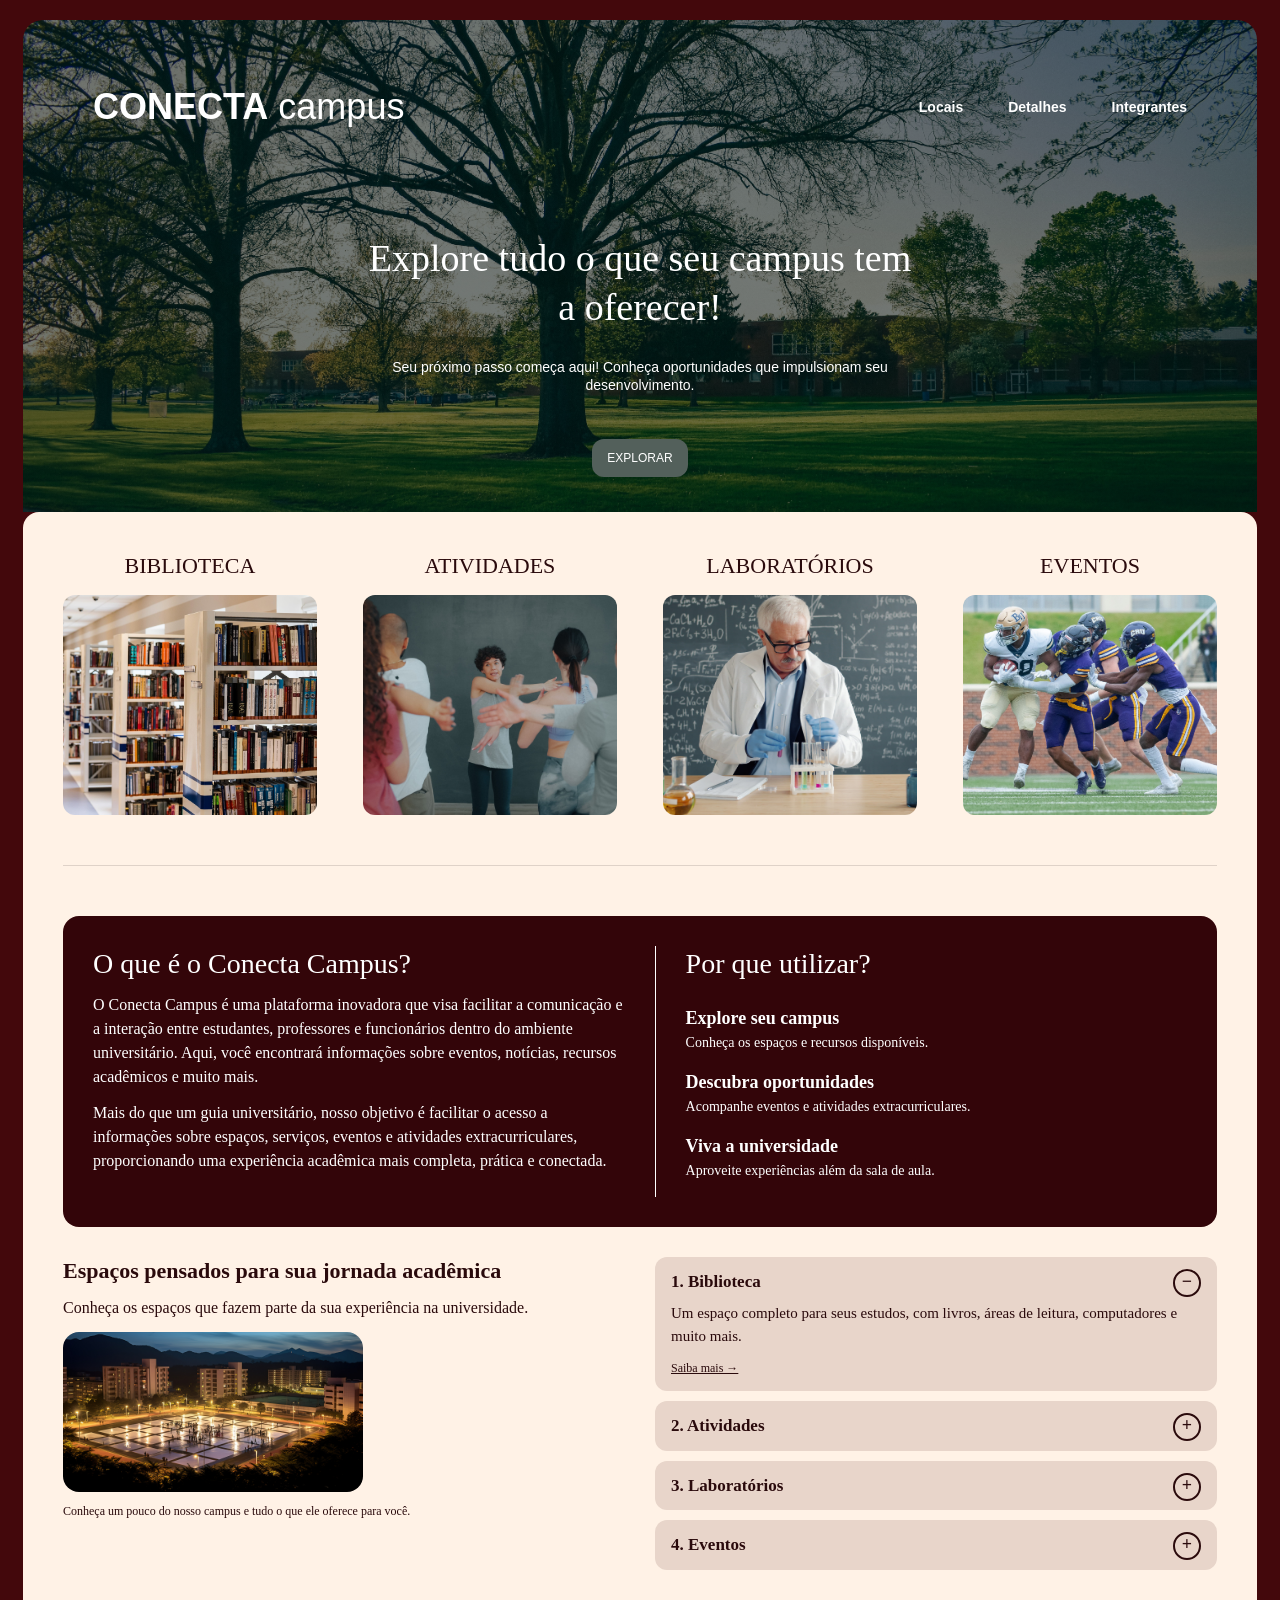
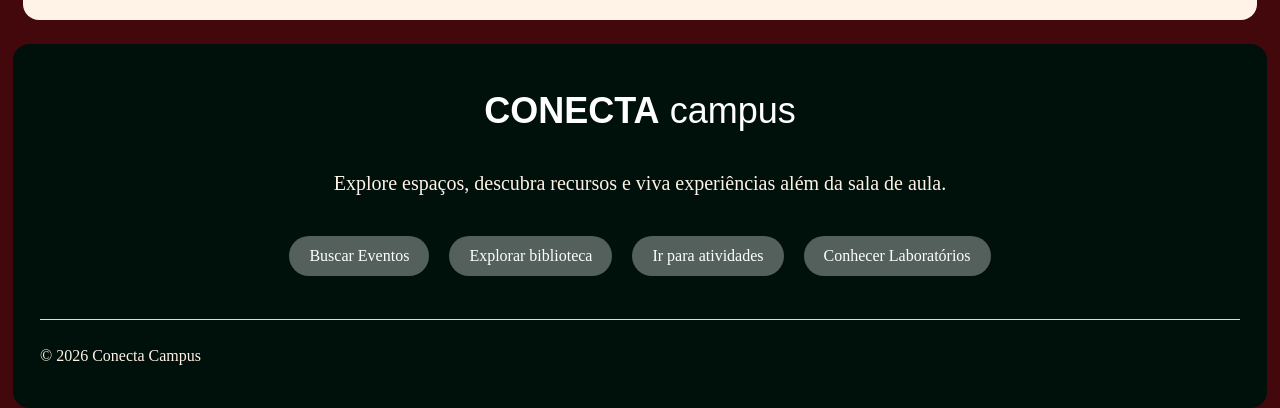
<file: index.html>
<!--
INTEGRANTES DO GRUPO
RM575133-GABRIELLY MACARIO DE SOUZA RIBEIRO
RM575122-MARIA LUIZA DE CASTRO ANTUNES
RM576940-RAYZA SALLES ALMEIDA DO NASCIMENTO
RM574510-SOFIA BALIEIRO YAMANE CARO
RM575845-TAIANE MIRELLA SANTOS DE ALCÂNTARA
-->


<!DOCTYPE html>
<html lang="pt-BR">
<head>
    <meta charset="UTF-8">
    <meta name="viewport" content="width=device-width, initial-scale=1.0">
    <title>Conecta Campus | Início</title>
    <link rel="stylesheet" href="./css/style.css">
</head>

<body>
    <header class="cabecalho cabecalho-home">
        <!-- CABECALHO -->
         <div class="barra-home">
            <a class="titulo-campus">
                <strong>CONECTA</strong>
                <span>campus</span>
            </a>
            <nav class="menu" aria-label="Menu Principal">
                <ul>
                    <li><a href="./locais.html">Locais</a></li>
                    <li><a href="./detalhes.html">Detalhes</a></li>
                    <li><a href="./integrantes.html">Integrantes</a></li>
                </ul>
            </nav>
         </div>
         <div class="chamada-home">
            <h1>Explore tudo o que seu campus tem a oferecer!</h1>
            <p>Seu próximo passo começa aqui! Conheça oportunidades que impulsionam seu desenvolvimento.</p>
            <a href="#espacos" class="botao">Explorar</a>
         </div>
    </header>

    <main>
        <!-- CONTEUDO PRINCIPAL -->
         <section class="fotos-campus" aria-label="Espaços e atividades do campus">
            <div class="foto-campus">
                <h2>Biblioteca</h2>
                <img src="./img/biblioteca.jpg" alt="Biblioteca do Campus">
            </div>
            <div class="foto-campus">
                <h2>Atividades</h2>
                <img src="./img/atividades.jpg" alt="Atividades em grupo">
            </div>
            <div class="foto-campus">
                <h2>Laboratórios</h2>
                <img src="./img/laboratorio.jpg" alt="Laboratório do campus">
            </div>
            <div class="foto-campus">
                <h2>Eventos</h2>
                <img src="./img/eventos.jpg" alt="Eventos do campus">
            </div>
         </section>
        <section class="sobre linha" id="sobre">
    <div class="coluna">
        <h2>O que é o Conecta Campus?</h2>
        <p>O Conecta Campus é uma plataforma inovadora que visa facilitar a comunicação e a interação entre estudantes, professores e funcionários dentro do ambiente universitário. Aqui, você encontrará informações sobre eventos, notícias, recursos acadêmicos e muito mais.
        </p>
        <p>
            Mais do que um guia universitário, nosso objetivo é
            facilitar o acesso a informações sobre espaços,
            serviços, eventos e atividades extracurriculares,
            proporcionando uma experiência acadêmica mais
            completa, prática e conectada.
        </p>
    </div>

    <div class="coluna coluna-beneficios">
        <h2>Por que utilizar?</h2>
        <ul class="beneficios">
            <li>
                <h3>Explore seu campus</h3>
                <p>Conheça os espaços e recursos disponíveis.</p>
            </li>
            <li>
                <h3>Descubra oportunidades</h3>
                <p>Acompanhe eventos e atividades extracurriculares.</p>
            </li>
            <li>
                <h3>Viva a universidade</h3>
                <p>Aproveite experiências além da sala de aula.</p>
            </li>
        </ul>
    </div>
</section>
<section class="espacos linha" id="espacos">
    <div class="coluna">
        <h2>Espaços pensados para sua jornada acadêmica</h2>
        <p>
            Conheça os espaços que fazem parte da sua
            experiência na universidade.
        </p>
        <img src="./img/campus_aberto.jpg" alt="Vista do campus universitário">
        <p class="legenda">Conheça um pouco do nosso campus e tudo o que ele oferece para você.
        </p>
    </div>

    <div class="coluna acordeao">
        <details open>
            <summary>1. Biblioteca</summary>
            <p>
                Um espaço completo para seus estudos, com livros,
                áreas de leitura, computadores e muito mais.
            </p>
            <a href="./locais.html">Saiba mais →</a>
        </details>
        <details>
            <summary>2. Atividades</summary>
            <p>Descubra atividades para aprender e interagir com outros estudantes.</p>
            <a href="./detalhes.html">Saiba mais →</a>
        </details>
        <details>
            <summary>3. Laboratórios</summary>
            <p>Conheça os espaços para aulas práticas e desenvolvimento de projetos.</p>
            <a href="./locais.html">Saiba mais →</a>
        </details>
        <details>
            <summary>4. Eventos</summary>
            <p>Acompanhe os encontros e eventos da universidade.</p>
            <a href="./detalhes.html">Saiba mais →</a>
        </details>
    </div>
</section>
    </main>

<footer class="rodape">
    <div class="rodape-container">
        <a class="titulo-campus">
            <strong>CONECTA</strong>
            <span>campus</span>
        </a>

        <p class="rodape-descricao">
            Explore espaços, descubra recursos e viva experiências
            além da sala de aula.
        </p>

        <nav aria-label="Links do rodapé">
            <ul class="rodape-links">
                <li><a href="./detalhes.html">Buscar Eventos</a></li>
                <li><a href="./locais.html">Explorar biblioteca</a></li>
                <li><a href="./detalhes.html">Ir para atividades</a></li>
                <li><a href="./locais.html">Conhecer Laboratórios</a></li>
            </ul>
        </nav>

        <p class="rodape-copyright">© 2026 Conecta Campus</p>
    </div>
</footer>
    
</body>
</html>
</file>
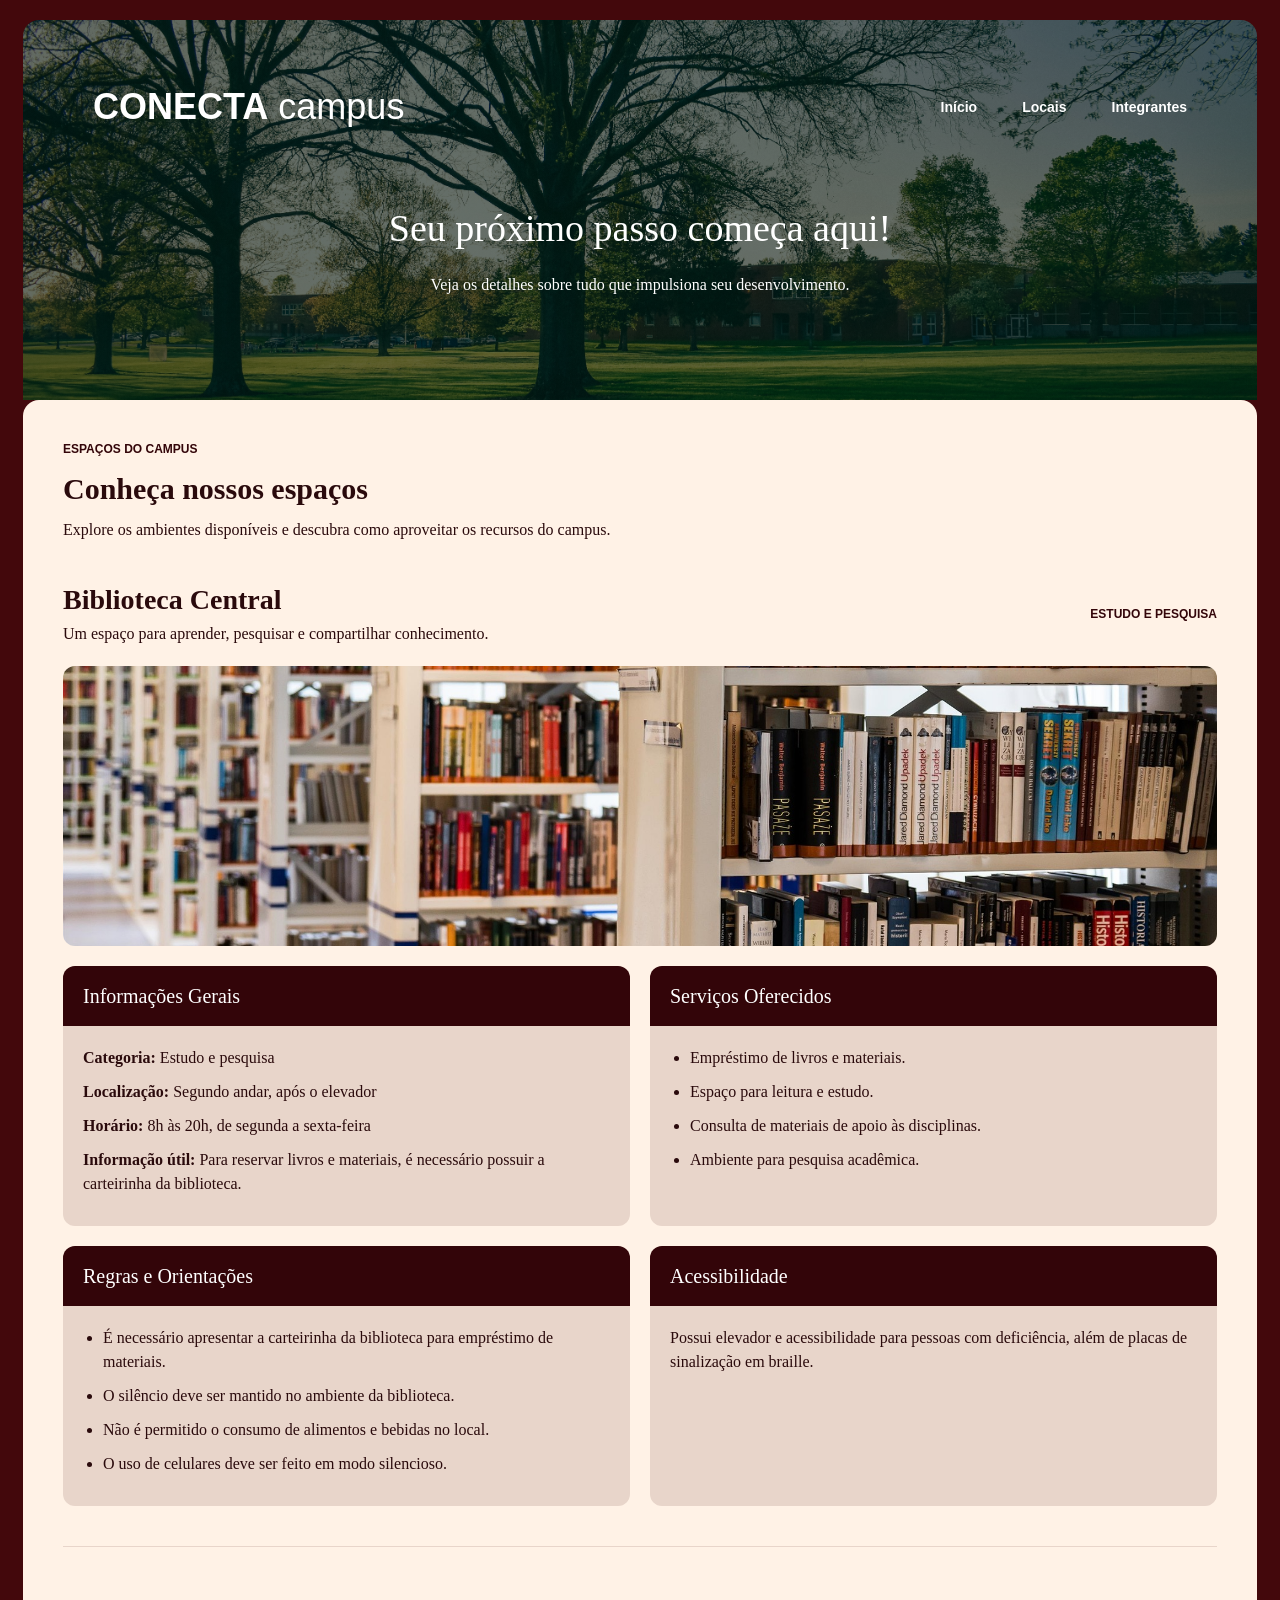
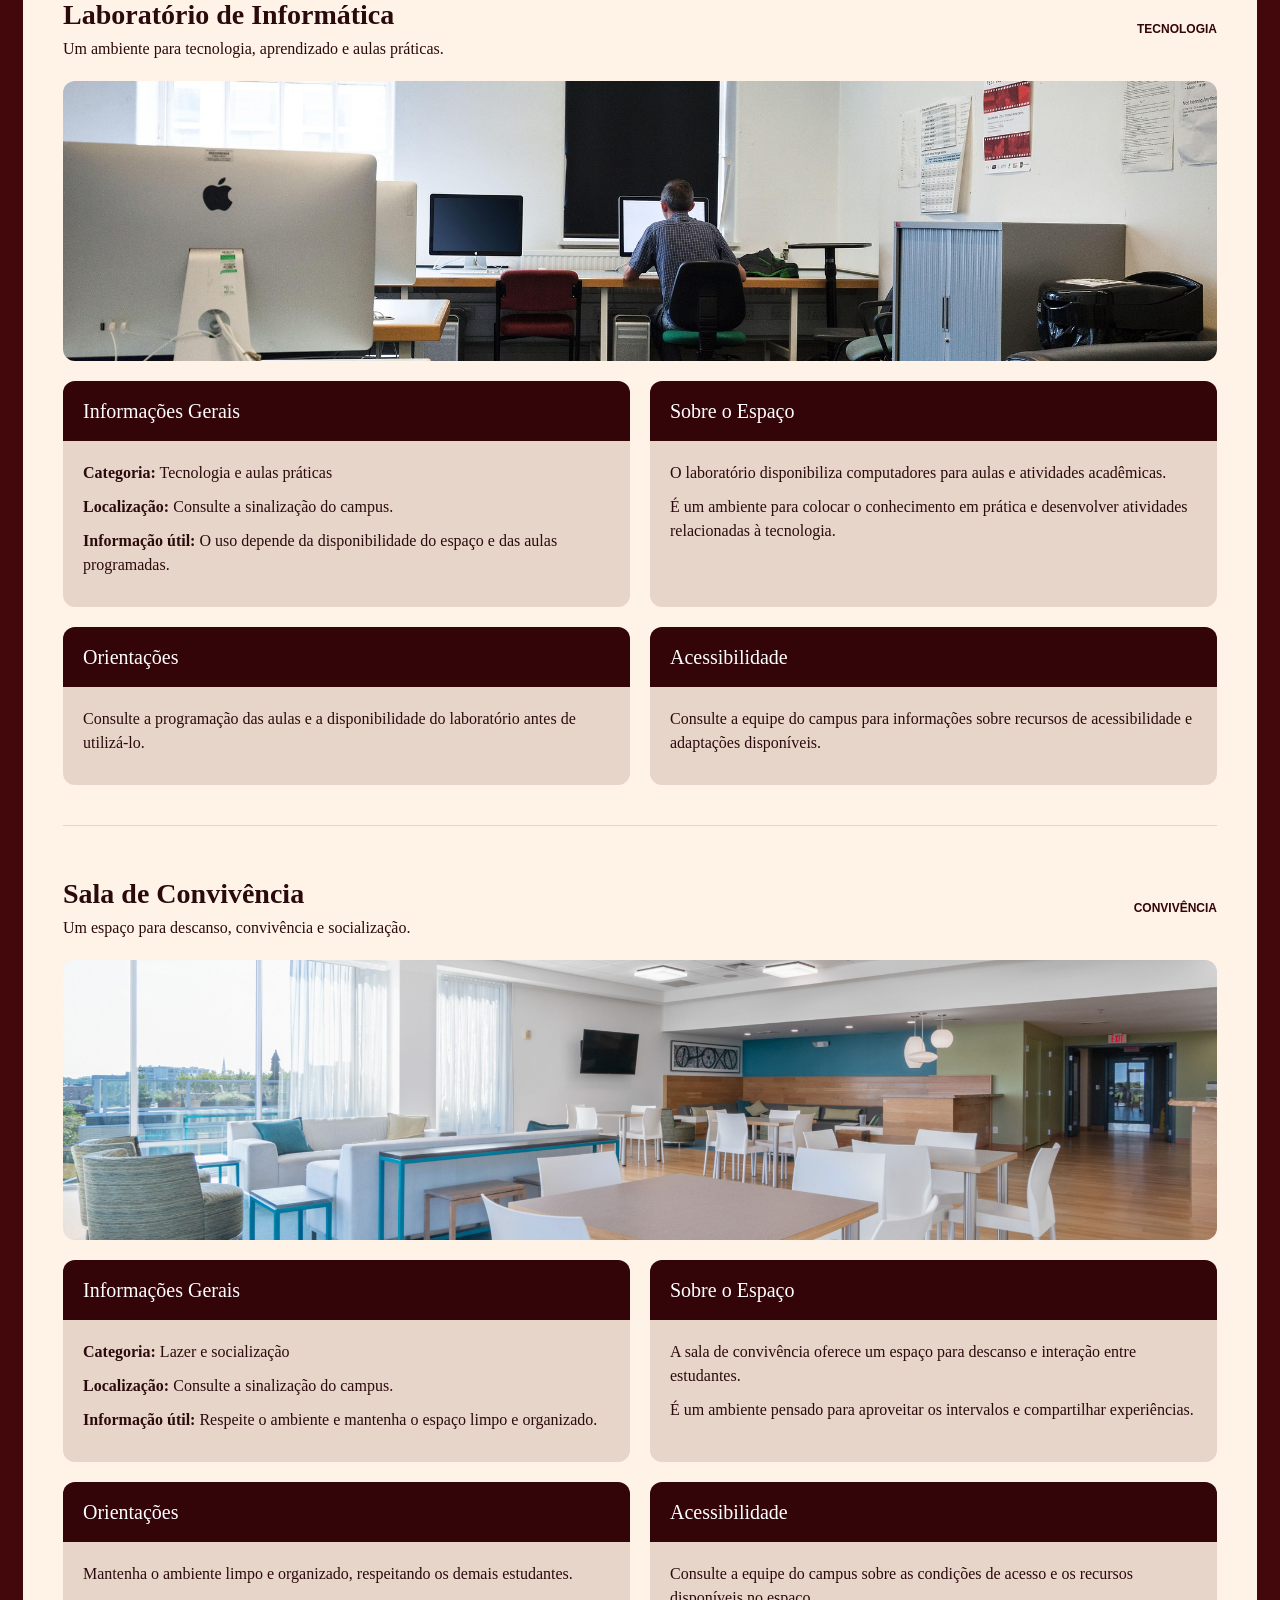
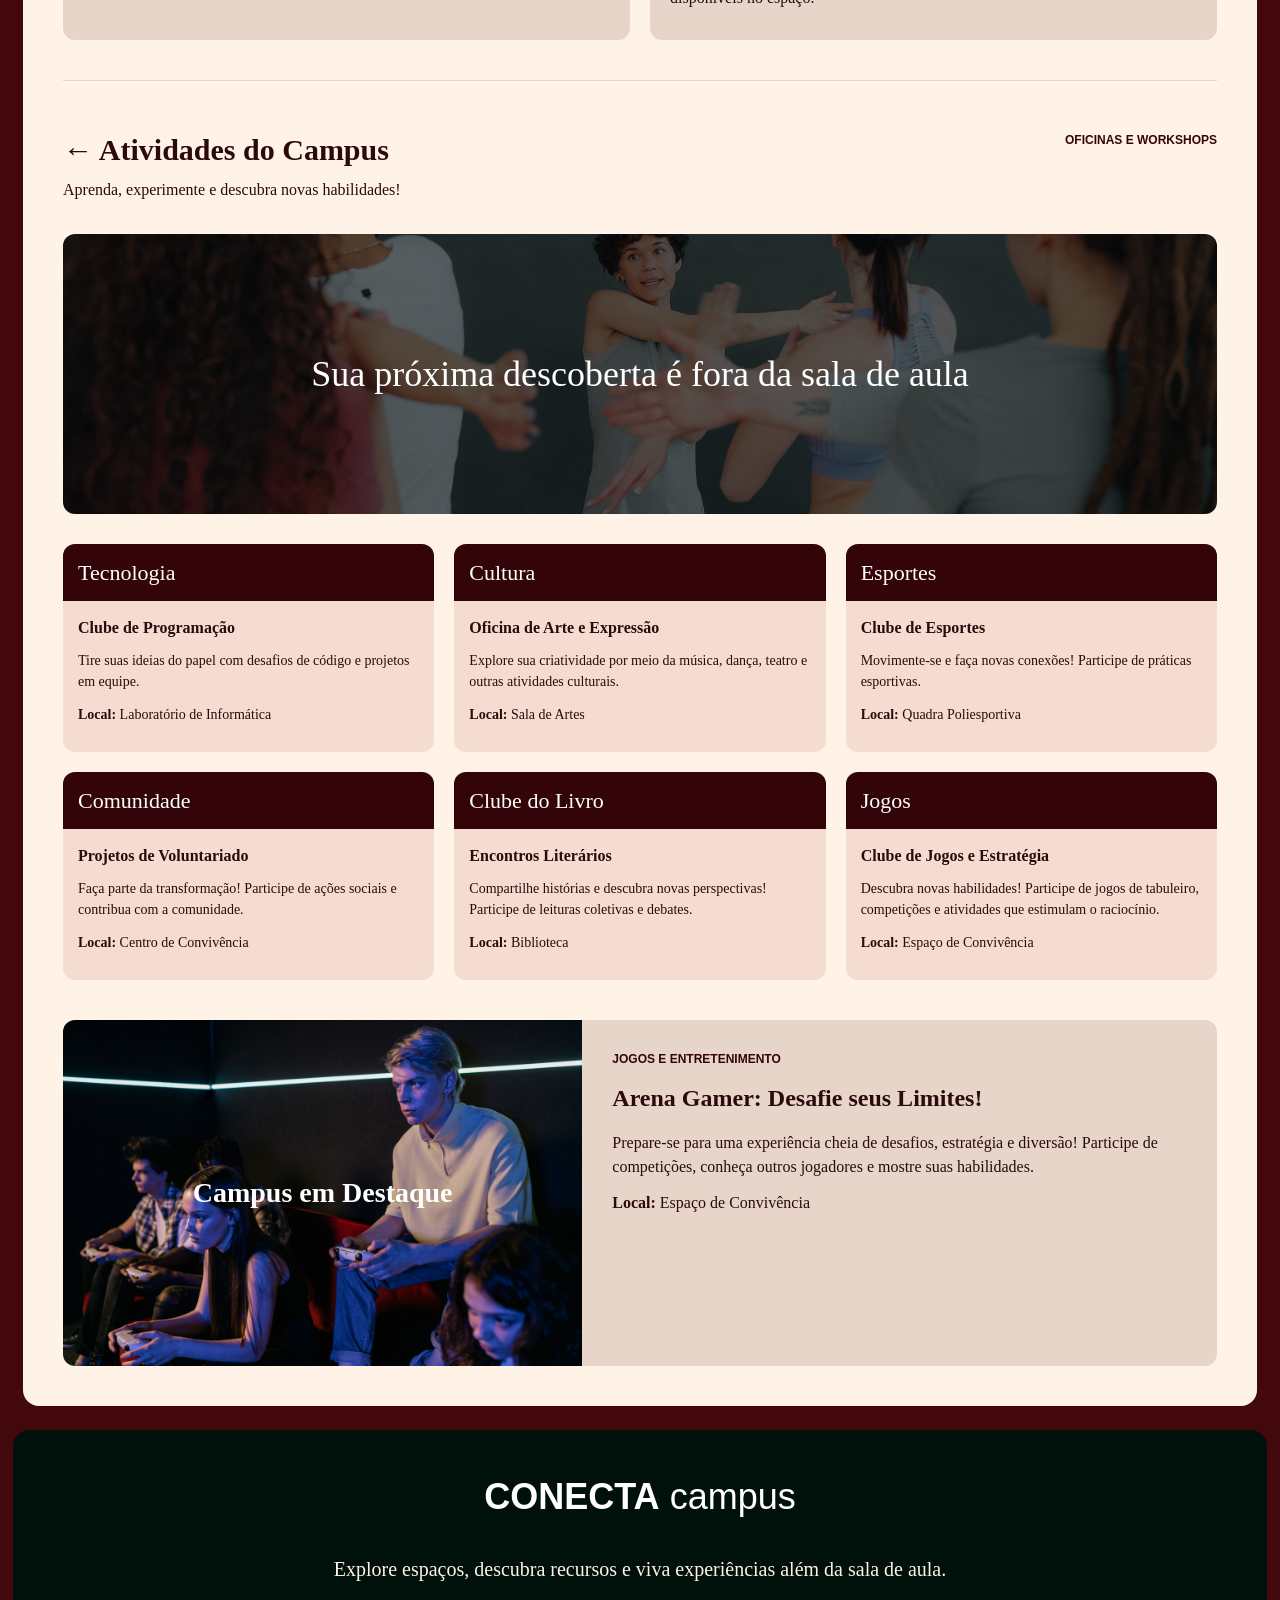
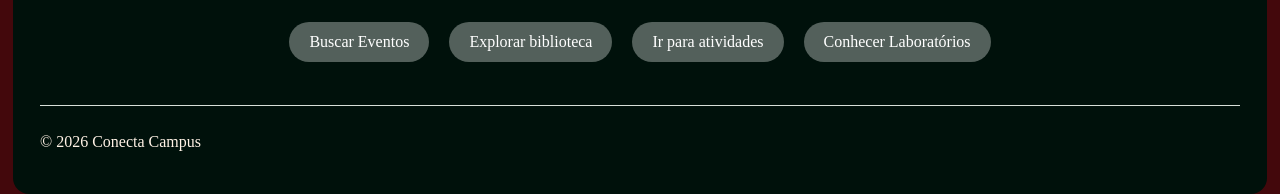
<file: detalhes.html>
<!--
INTEGRANTES DO GRUPO
RM575133-GABRIELLY MACARIO DE SOUZA RIBEIRO
RM575122-MARIA LUIZA DE CASTRO ANTUNES
RM576940-RAYZA SALLES ALMEIDA DO NASCIMENTO
RM574510-SOFIA BALIEIRO YAMANE CARO
RM575845-TAIANE MIRELLA SANTOS DE ALCÂNTARA
-->

<!doctype html>
<html lang="pt-BR">
  <head>
    <meta charset="UTF-8" />
    <meta name="viewport" content="width=device-width, initial-scale=1.0" />
    <title>Conecta Campus | Detalhes</title>
    <link rel="stylesheet" href="./css/style.css" />
  </head>

  <body>
    <!-- CABECALHO -->
    <header class="cabecalho cabecalho-detalhes">
      <div class="barra-detalhes">
        <a class="titulo-campus" href="./index.html">
          <strong>CONECTA</strong> campus
        </a>

        <nav class="navegacao-detalhes" aria-label="Navegação principal">
          <ul class="menu">
            <li><a href="./index.html">Início</a></li>
            <li><a href="./locais.html">Locais</a></li>
            <li><a href="./integrantes.html">Integrantes</a></li>
          </ul>
        </nav>
      </div>

      <div class="chamada-detalhes">
        <h1>Seu próximo passo começa aqui!</h1>
        <p>Veja os detalhes sobre tudo que impulsiona seu desenvolvimento.</p>
      </div>
    </header>

    <!-- CONTEUDO PRINCIPAL -->
    <main class="pagina-detalhes">
      <!-- APRESENTACAO -->
      <section class="introducao-detalhes">
        <p class="etiqueta-detalhes">ESPAÇOS DO CAMPUS</p>
        <h2>Conheça nossos espaços</h2>
        <p>
          Explore os ambientes disponíveis e descubra como aproveitar os
          recursos do campus.
        </p>
      </section>

      <!-- BIBLIOTECA CENTRAL -->
      <section class="espaco-detalhes" id="biblioteca">
        <div class="cabecalho-espaco">
          <div>
            <h2>Biblioteca Central</h2>
            <p>
              Um espaço para aprender, pesquisar e compartilhar conhecimento.
            </p>
          </div>
          <span class="categoria-espaco">ESTUDO E PESQUISA</span>
        </div>

        <img
          class="imagem-espaco"
          src="./img/biblioteca.jpg"
          alt="Interior da biblioteca com estantes de livros"
        />

        <div class="informacoes-espaco">
          <article class="cartao-detalhes">
            <h3>Informações Gerais</h3>
            <div class="cartao-conteudo">
              <p><strong>Categoria:</strong> Estudo e pesquisa</p>
              <p>
                <strong>Localização:</strong> Segundo andar, após o elevador
              </p>
              <p>
                <strong>Horário:</strong> 8h às 20h, de segunda a sexta-feira
              </p>
              <p>
                <strong>Informação útil:</strong> Para reservar livros e
                materiais, é necessário possuir a carteirinha da biblioteca.
              </p>
            </div>
          </article>

          <article class="cartao-detalhes">
            <h3>Serviços Oferecidos</h3>
            <div class="cartao-conteudo">
              <ul>
                <li>Empréstimo de livros e materiais.</li>
                <li>Espaço para leitura e estudo.</li>
                <li>Consulta de materiais de apoio às disciplinas.</li>
                <li>Ambiente para pesquisa acadêmica.</li>
              </ul>
            </div>
          </article>

          <article class="cartao-detalhes">
            <h3>Regras e Orientações</h3>
            <div class="cartao-conteudo">
              <ul>
                <li>
                  É necessário apresentar a carteirinha da biblioteca para
                  empréstimo de materiais.
                </li>
                <li>O silêncio deve ser mantido no ambiente da biblioteca.</li>
                <li>
                  Não é permitido o consumo de alimentos e bebidas no local.
                </li>
                <li>O uso de celulares deve ser feito em modo silencioso.</li>
              </ul>
            </div>
          </article>

          <article class="cartao-detalhes">
            <h3>Acessibilidade</h3>
            <div class="cartao-conteudo">
              <p>
                Possui elevador e acessibilidade para pessoas com deficiência,
                além de placas de sinalização em braille.
              </p>
            </div>
          </article>
        </div>
      </section>

      <!-- LABORATORIO DE INFORMATICA -->
      <section class="espaco-detalhes" id="laboratorio">
        <div class="cabecalho-espaco">
          <div>
            <h2>Laboratório de Informática</h2>
            <p>Um ambiente para tecnologia, aprendizado e aulas práticas.</p>
          </div>
          <span class="categoria-espaco">TECNOLOGIA</span>
        </div>

        <img
          class="imagem-espaco"
          src="./img/laboratório_de_informática.jpg"
          alt="Laboratório de informática com computadores"
        />

        <div class="informacoes-espaco">
          <article class="cartao-detalhes">
            <h3>Informações Gerais</h3>
            <div class="cartao-conteudo">
              <p><strong>Categoria:</strong> Tecnologia e aulas práticas</p>
              <p>
                <strong>Localização:</strong> Consulte a sinalização do campus.
              </p>
              <p>
                <strong>Informação útil:</strong> O uso depende da
                disponibilidade do espaço e das aulas programadas.
              </p>
            </div>
          </article>

          <article class="cartao-detalhes">
            <h3>Sobre o Espaço</h3>
            <div class="cartao-conteudo">
              <p>
                O laboratório disponibiliza computadores para aulas e atividades
                acadêmicas.
              </p>
              <p>
                É um ambiente para colocar o conhecimento em prática e
                desenvolver atividades relacionadas à tecnologia.
              </p>
            </div>
          </article>

          <article class="cartao-detalhes">
            <h3>Orientações</h3>
            <div class="cartao-conteudo">
              <p>
                Consulte a programação das aulas e a disponibilidade do
                laboratório antes de utilizá-lo.
              </p>
            </div>
          </article>

          <article class="cartao-detalhes">
            <h3>Acessibilidade</h3>
            <div class="cartao-conteudo">
              <p>
                Consulte a equipe do campus para informações sobre recursos de
                acessibilidade e adaptações disponíveis.
              </p>
            </div>
          </article>
        </div>
      </section>

      <!-- SALA DE CONVIVENCIA -->
      <section class="espaco-detalhes" id="sala-convivencia">
        <div class="cabecalho-espaco">
          <div>
            <h2>Sala de Convivência</h2>
            <p>Um espaço para descanso, convivência e socialização.</p>
          </div>
          <span class="categoria-espaco">CONVIVÊNCIA</span>
        </div>

        <img
          class="imagem-espaco"
          src="./img/sala_de_convivencia.jpg"
          alt="Sala de convivência com mesas e cadeiras"
        />

        <div class="informacoes-espaco">
          <article class="cartao-detalhes">
            <h3>Informações Gerais</h3>
            <div class="cartao-conteudo">
              <p><strong>Categoria:</strong> Lazer e socialização</p>
              <p>
                <strong>Localização:</strong> Consulte a sinalização do campus.
              </p>
              <p>
                <strong>Informação útil:</strong> Respeite o ambiente e mantenha
                o espaço limpo e organizado.
              </p>
            </div>
          </article>

          <article class="cartao-detalhes">
            <h3>Sobre o Espaço</h3>
            <div class="cartao-conteudo">
              <p>
                A sala de convivência oferece um espaço para descanso e
                interação entre estudantes.
              </p>
              <p>
                É um ambiente pensado para aproveitar os intervalos e
                compartilhar experiências.
              </p>
            </div>
          </article>

          <article class="cartao-detalhes">
            <h3>Orientações</h3>
            <div class="cartao-conteudo">
              <p>
                Mantenha o ambiente limpo e organizado, respeitando os demais
                estudantes.
              </p>
            </div>
          </article>

          <article class="cartao-detalhes">
            <h3>Acessibilidade</h3>
            <div class="cartao-conteudo">
              <p>
                Consulte a equipe do campus sobre as condições de acesso e os
                recursos disponíveis no espaço.
              </p>
            </div>
          </article>
        </div>
      </section>

      <!-- ATIVIDADES DO CAMPUS -->
      <section class="atividades-campus" id="atividades">
        <div class="cabecalho-atividades">
          <div>
            <h2>← Atividades do Campus</h2>
            <p>Aprenda, experimente e descubra novas habilidades!</p>
          </div>
          <span class="etiqueta-detalhes">OFICINAS E WORKSHOPS</span>
        </div>

        <!-- BANNER -->
        <div class="banner-atividades">
          <h3>Sua próxima descoberta é fora da sala de aula</h3>
        </div>

        <!-- CARTOES DE ATIVIDADES -->
        <div class="grade-atividades">
          <article class="atividade">
            <h3>Tecnologia</h3>
            <div class="atividade-conteudo">
              <h4>Clube de Programação</h4>
              <p>
                Tire suas ideias do papel com desafios de código e projetos em
                equipe.
              </p>
              <p><strong>Local:</strong> Laboratório de Informática</p>
            </div>
          </article>

          <article class="atividade">
            <h3>Cultura</h3>
            <div class="atividade-conteudo">
              <h4>Oficina de Arte e Expressão</h4>
              <p>
                Explore sua criatividade por meio da música, dança, teatro e
                outras atividades culturais.
              </p>
              <p><strong>Local:</strong> Sala de Artes</p>
            </div>
          </article>

          <article class="atividade">
            <h3>Esportes</h3>
            <div class="atividade-conteudo">
              <h4>Clube de Esportes</h4>
              <p>
                Movimente-se e faça novas conexões! Participe de práticas
                esportivas.
              </p>
              <p><strong>Local:</strong> Quadra Poliesportiva</p>
            </div>
          </article>

          <article class="atividade">
            <h3>Comunidade</h3>
            <div class="atividade-conteudo">
              <h4>Projetos de Voluntariado</h4>
              <p>
                Faça parte da transformação! Participe de ações sociais e
                contribua com a comunidade.
              </p>
              <p><strong>Local:</strong> Centro de Convivência</p>
            </div>
          </article>

          <article class="atividade">
            <h3>Clube do Livro</h3>
            <div class="atividade-conteudo">
              <h4>Encontros Literários</h4>
              <p>
                Compartilhe histórias e descubra novas perspectivas! Participe
                de leituras coletivas e debates.
              </p>
              <p><strong>Local:</strong> Biblioteca</p>
            </div>
          </article>

          <article class="atividade">
            <h3>Jogos</h3>
            <div class="atividade-conteudo">
              <h4>Clube de Jogos e Estratégia</h4>
              <p>
                Descubra novas habilidades! Participe de jogos de tabuleiro,
                competições e atividades que estimulam o raciocínio.
              </p>
              <p><strong>Local:</strong> Espaço de Convivência</p>
            </div>
          </article>
        </div>

        <!-- DESTAQUE DO CAMPUS -->
        <article class="atividade-destaque">
          <div class="imagem-destaque">
            <img
              src="./img/jogos.jpg"
              alt="Estudantes participando de jogos eletrônicos"
            />
            <h3>Campus em Destaque</h3>
          </div>

          <div class="conteudo-destaque">
            <p class="etiqueta-detalhes">JOGOS E ENTRETENIMENTO</p>
            <h3>Arena Gamer: Desafie seus Limites!</h3>
            <p>
              Prepare-se para uma experiência cheia de desafios, estratégia e
              diversão! Participe de competições, conheça outros jogadores e
              mostre suas habilidades.
            </p>
            <p><strong>Local:</strong> Espaço de Convivência</p>
          </div>
        </article>
      </section>
    </main>

    <!-- RODAPE -->

    <footer class="rodape">
      <div class="rodape-container">
        <a class="titulo-campus">
          <strong>CONECTA</strong>
          <span>campus</span>
        </a>

        <p class="rodape-descricao">
          Explore espaços, descubra recursos e viva experiências além da sala de
          aula.
        </p>

        <nav aria-label="Links do rodapé">
          <ul class="rodape-links">
            <li><a href="./detalhes.html">Buscar Eventos</a></li>
            <li><a href="./locais.html">Explorar biblioteca</a></li>
            <li><a href="./detalhes.html">Ir para atividades</a></li>
            <li><a href="./locais.html">Conhecer Laboratórios</a></li>
          </ul>
        </nav>

        <p class="rodape-copyright">© 2026 Conecta Campus</p>
      </div>
    </footer>
  </body>
</html>
</file>
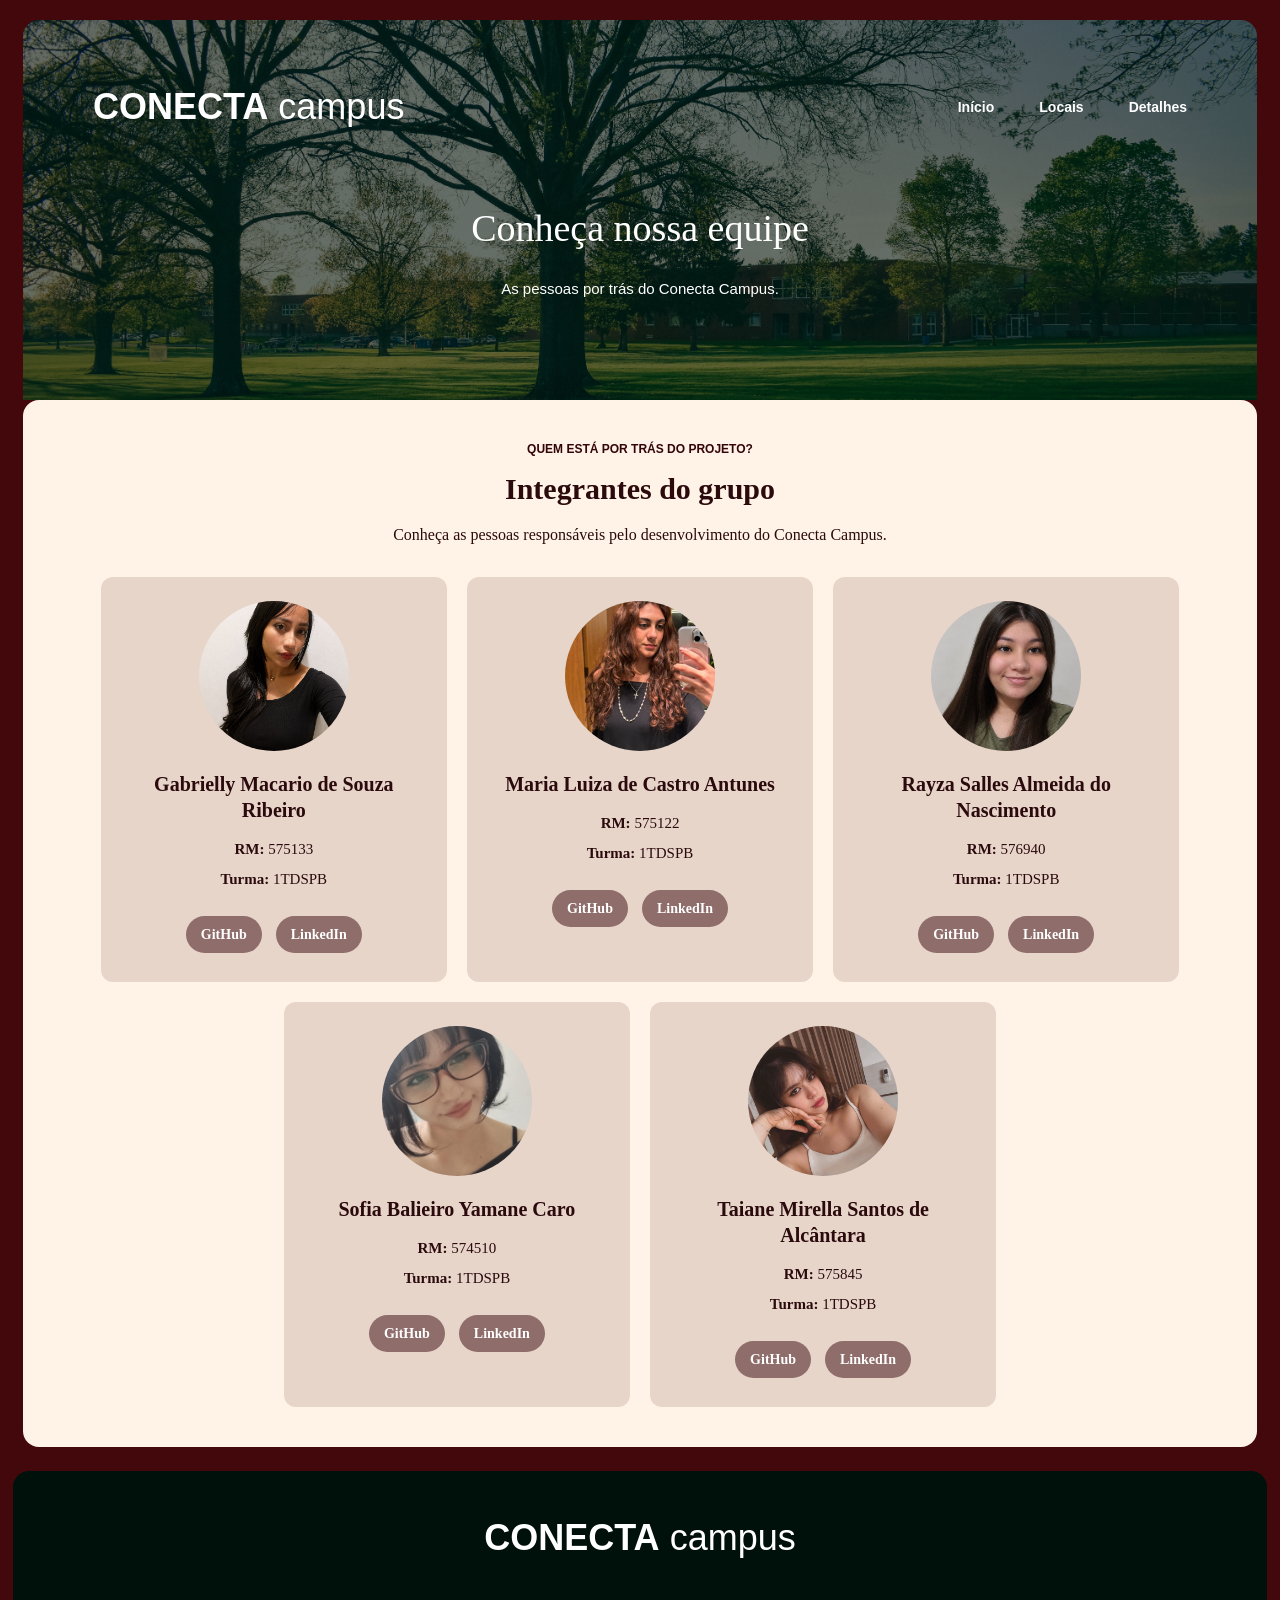
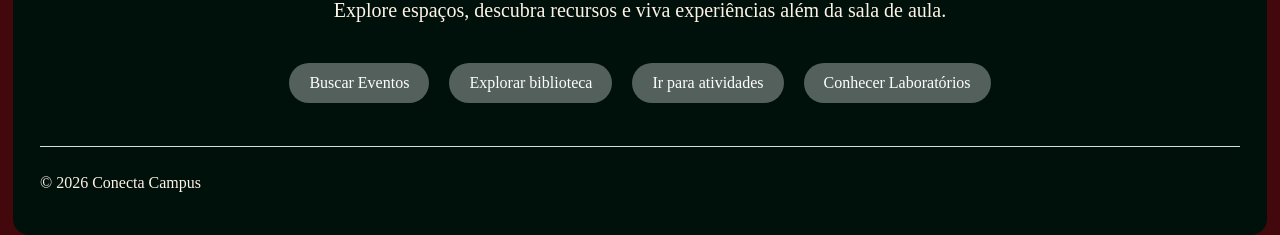
<file: integrantes.html>
<!--
INTEGRANTES DO GRUPO
RM575133-GABRIELLY MACARIO DE SOUZA RIBEIRO
RM575122-MARIA LUIZA DE CASTRO
RM576940-RAYZA SALLES ALMEIDA DO NASCIMENTO
RM574510-SOFIA BALIEIRO YAMANE CARO
RM575845-TAIANE MIRELLA SANTOS DE ALCÂNTARA
-->

<!doctype html>
<html lang="pt-BR">
  <head>
    <meta charset="UTF-8" />
    <meta name="viewport" content="width=device-width, initial-scale=1.0" />
    <title>Conecta Campus | Integrantes</title>
    <link rel="stylesheet" href="./css/style.css" />
  </head>

  <body>
    <!-- CABECALHO -->
    <header class="cabecalho cabecalho-integrantes">
      <div class="barra-integrantes">
        <a class="titulo-campus" href="./index.html">
          <strong>CONECTA</strong>
          <span>campus</span>
        </a>

        <nav>
          <ul class="menu">
            <li><a href="./index.html">Início</a></li>
            <li><a href="./locais.html">Locais</a></li>
            <li><a href="./detalhes.html">Detalhes</a></li>
          </ul>
        </nav>
      </div>

      <div class="chamada-integrantes">
        <h1>Conheça nossa equipe</h1>
        <p>As pessoas por trás do Conecta Campus.</p>
      </div>
    </header>

    <!-- CONTEUDO PRINCIPAL -->
    <main class="pagina-integrantes">
      <section class="titulo-pagina">
        <p class="etiqueta">QUEM ESTÁ POR TRÁS DO PROJETO?</p>
        <h2>Integrantes do grupo</h2>
        <p>
          Conheça as pessoas responsáveis pelo desenvolvimento do Conecta
          Campus.
        </p>
      </section>

      <section class="cartoes integrantes">
        <article class="cartao integrante">
          <img
            src="./img/img-03_gaby.png"
            alt="Foto de Gabrielly Macario de Souza Ribeiro"
          />

          <h3>Gabrielly Macario de Souza Ribeiro</h3>

          <p><strong>RM:</strong> 575133</p>
          <p><strong>Turma:</strong> 1TDSPB</p>

          <div class="integrante-links">
            <a
              href="https://github.com/GMacarioxz"
              target="_blank"
              rel="noopener noreferrer"
              >GitHub</a
            >
            <a
              href="https://www.linkedin.com/in/gabriellymcr-ribeiro/"
              target="_blank"
              rel="noopener noreferrer"
              >LinkedIn</a
            >
          </div>
        </article>

        <article class="cartao integrante">
          <img
            src="./img/img-02_malu.png"
            alt="Foto de Maria Luiza de Castro Antunes"
          />

          <h3>Maria Luiza de Castro Antunes</h3>

          <p><strong>RM:</strong> 575122</p>
          <p><strong>Turma:</strong> 1TDSPB</p>

          <div class="integrante-links">
            <a
              href="https://github.com/MLui-za"
              target="_blank"
              rel="noopener noreferrer"
              >GitHub</a
            >
            <a
              href="https://www.linkedin.com/in/maria-luiza-de-castro-antunes-3a026a441/"
              target="_blank"
              rel="noopener noreferrer"
              >LinkedIn</a
            >
          </div>
        </article>

        <article class="cartao integrante">
          <img
            src="./img/img-04_rayza.png"
            alt="Foto de Rayza Salles Almeida do Nascimento"
          />

          <h3>Rayza Salles Almeida do Nascimento</h3>

          <p><strong>RM:</strong> 576940</p>
          <p><strong>Turma:</strong> 1TDSPB</p>

          <div class="integrante-links">
            <a
              href="https://github.com/ray-web03"
              target="_blank"
              rel="noopener noreferrer"
              >GitHub</a
            >
            <a
              href="https://www.linkedin.com/in/rayza-s-72a00a211/"
              target="_blank"
              rel="noopener noreferrer"
              >LinkedIn</a
            >
          </div>
        </article>

        <article class="cartao integrante">
          <img
            src="./img/img-05_sofia.jpeg"
            alt="Foto de Sofia Balieiro Yamane Caro"
          />

          <h3>Sofia Balieiro Yamane Caro</h3>

          <p><strong>RM:</strong> 574510</p>
          <p><strong>Turma:</strong> 1TDSPB</p>

          <div class="integrante-links">
            <a
              href="https://github.com/sofia-yamane"
              target="_blank"
              rel="noopener noreferrer"
              >GitHub</a
            >
            <a
              href="https://www.linkedin.com/in/sofia-yamane-024a043b3/"
              target="_blank"
              rel="noopener noreferrer"
              >LinkedIn</a
            >
          </div>
        </article>

        <article class="cartao integrante">
          <img src="./img/img-01_mirella.jpeg" alt="Foto de Taiane Mirella" />
          <h3>Taiane Mirella Santos de Alcântara</h3>
          <p><strong>RM:</strong> 575845</p>
          <p><strong>Turma:</strong> 1TDSPB</p>
          <div class="integrante-links">
            <a
              href="https://github.com/mirella-alcantara"
              target="_blank"
              rel="noopener noreferrer"
              >GitHub</a
            >
            <a
              href="https://www.linkedin.com/in/taiane-mirella/"
              target="_blank"
              rel="noopener noreferrer"
              >LinkedIn</a
            >
          </div>
        </article>
      </section>
    </main>
    <footer class="rodape">
      <div class="rodape-container">
        <a class="titulo-campus">
          <strong>CONECTA</strong>
          <span>campus</span>
        </a>

        <p class="rodape-descricao">
          Explore espaços, descubra recursos e viva experiências além da sala de
          aula.
        </p>

        <nav aria-label="Links do rodapé">
          <ul class="rodape-links">
            <li><a href="./detalhes.html">Buscar Eventos</a></li>
            <li><a href="./locais.html">Explorar biblioteca</a></li>
            <li><a href="./detalhes.html">Ir para atividades</a></li>
            <li><a href="./locais.html">Conhecer Laboratórios</a></li>
          </ul>
        </nav>

        <p class="rodape-copyright">© 2026 Conecta Campus</p>
      </div>
    </footer>
  </body>
</html>
</file>
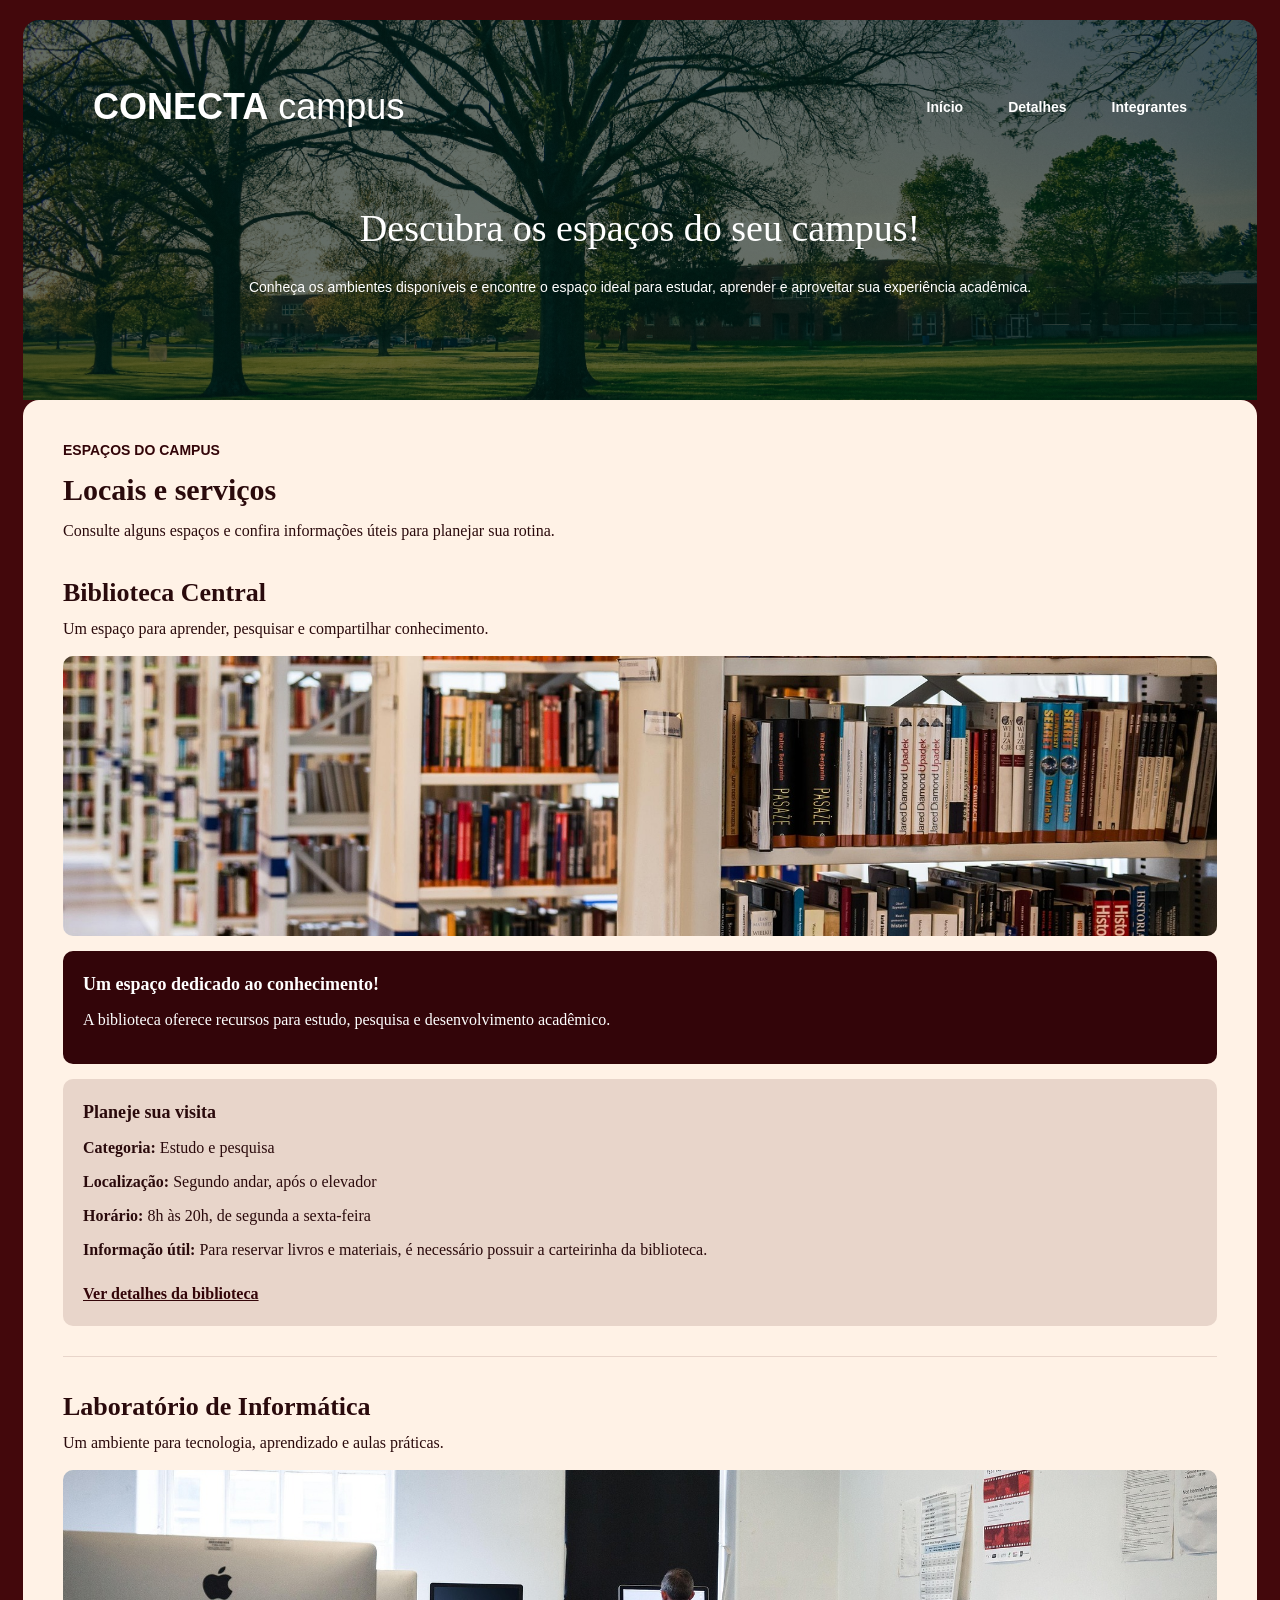
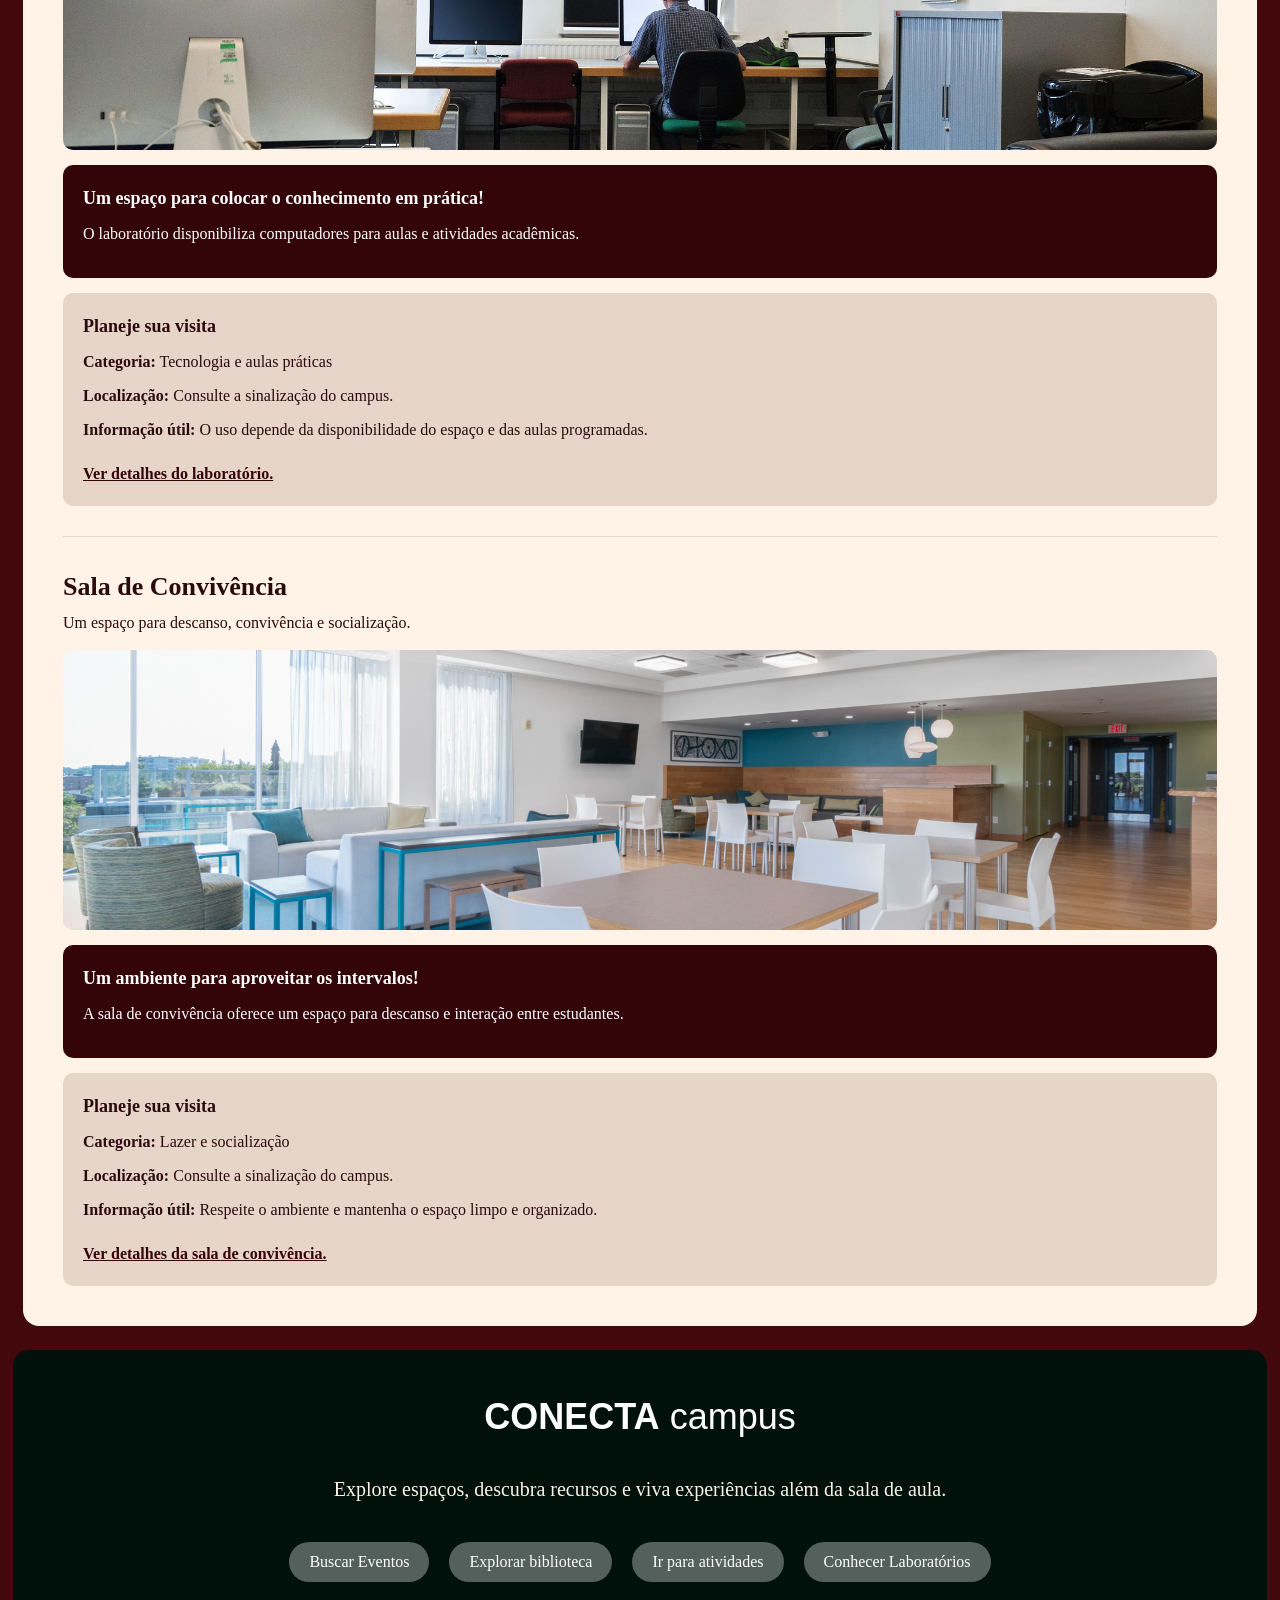
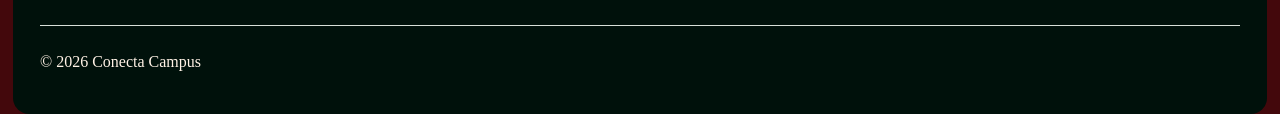
<file: locais.html>
<!--
INTEGRANTES DO GRUPO
RM575133-GABRIELLY MACARIO DE SOUZA RIBEIRO
RM575122-MARIA LUIZA DE CASTRO ANTUNES
RM576940-RAYZA SALLES ALMEIDA DO NASCIMENTO
RM574510-SOFIA BALIEIRO YAMANE CARO
RM575845-TAIANE MIRELLA SANTOS DE ALCÂNTARA
-->

<!doctype html>
<html lang="pt-BR">
  <head>
    <meta charset="UTF-8" />
    <meta name="viewport" content="width=device-width, initial-scale=1.0" />
    <title>Conecta Campus | Locais</title>
    <link rel="stylesheet" href="./css/style.css" />
  </head>
  <body>
    <!-- CABECALHO -->
    <header class="cabecalho cabecalho-locais">
      <div class="barra-locais">
        <a class="titulo-campus" href="./index.html">
          <strong>CONECTA</strong> campus
        </a>

        <nav class="navegacao-locais" aria-label="Navegação principal">
          <ul class="menu">
            <li><a href="./index.html">Início</a></li>
            <li><a href="./detalhes.html">Detalhes</a></li>
            <li><a href="./integrantes.html">Integrantes</a></li>
          </ul>
        </nav>
      </div>

      <div class="chamada-locais">
        <h1>Descubra os espaços do seu campus!</h1>
        <p>
          Conheça os ambientes disponíveis e encontre o espaço ideal para
          estudar, aprender e aproveitar sua experiência acadêmica.
        </p>
      </div>
    </header>

    <!-- CONTEUDO PRINCIPAL -->
    <main class="pagina-locais">
      <section class="titulo-pagina" id="titulo-locais">
        <p>ESPAÇOS DO CAMPUS</p>
        <h2>Locais e serviços</h2>
        <p>
          Consulte alguns espaços e confira informações úteis para planejar sua
          rotina.
        </p>
      </section>

      <!-- BIBLIOTECA -->
      <article class="local" id="biblioteca">
        <h3>Biblioteca Central</h3>
        <p>Um espaço para aprender, pesquisar e compartilhar conhecimento.</p>

        <img
          class="local-imagem"
          src="./img/biblioteca.jpg"
          alt="Interior da biblioteca com estantes de livros"
        />

        <div class="local-informacoes">
          <div class="local-descricao">
            <h4>Um espaço dedicado ao conhecimento!</h4>
            <p>
              A biblioteca oferece recursos para estudo, pesquisa e
              desenvolvimento acadêmico.
            </p>
          </div>

          <div class="local-dados">
            <h4>Planeje sua visita</h4>
            <p><strong>Categoria:</strong> Estudo e pesquisa</p>
            <p><strong>Localização:</strong> Segundo andar, após o elevador</p>
            <p><strong>Horário:</strong> 8h às 20h, de segunda a sexta-feira</p>
            <p>
              <strong>Informação útil:</strong> Para reservar livros e
              materiais, é necessário possuir a carteirinha da biblioteca.
            </p>
            <a href="./detalhes.html#biblioteca">Ver detalhes da biblioteca</a>
          </div>
        </div>
      </article>

      <!-- LABORATORIO -->
      <article class="local" id="laboratorio">
        <h3>Laboratório de Informática</h3>
        <p>Um ambiente para tecnologia, aprendizado e aulas práticas.</p>

        <img
          class="local-imagem"
          src="./img/laboratório_de_informática.jpg"
          alt="Laboratório de informática com computadores"
        />

        <div class="local-informacoes">
          <div class="local-descricao">
            <h4>Um espaço para colocar o conhecimento em prática!</h4>
            <p>
              O laboratório disponibiliza computadores para aulas e atividades
              acadêmicas.
            </p>
          </div>

          <div class="local-dados">
            <h4>Planeje sua visita</h4>
            <p><strong>Categoria:</strong> Tecnologia e aulas práticas</p>
            <p>
              <strong>Localização:</strong> Consulte a sinalização do campus.
            </p>
            <p>
              <strong>Informação útil:</strong> O uso depende da disponibilidade
              do espaço e das aulas programadas.
            </p>
            <a href="./detalhes.html#laboratorio"
              >Ver detalhes do laboratório.</a
            >
          </div>
        </div>
      </article>

      <!-- SALA DE CONVIVENCIA -->
      <article class="local" id="sala-convivencia">
        <h3>Sala de Convivência</h3>
        <p>Um espaço para descanso, convivência e socialização.</p>

        <img
          class="local-imagem"
          src="./img/sala_de_convivencia.jpg"
          alt="Sala de convivência com mesas e cadeiras"
        />

        <div class="local-informacoes">
          <div class="local-descricao">
            <h4>Um ambiente para aproveitar os intervalos!</h4>
            <p>
              A sala de convivência oferece um espaço para descanso e interação
              entre estudantes.
            </p>
          </div>

          <div class="local-dados">
            <h4>Planeje sua visita</h4>
            <p><strong>Categoria:</strong> Lazer e socialização</p>
            <p>
              <strong>Localização:</strong> Consulte a sinalização do campus.
            </p>
            <p>
              <strong>Informação útil:</strong> Respeite o ambiente e mantenha o
              espaço limpo e organizado.
            </p>
            <a href="./detalhes.html#sala-convivencia"
              >Ver detalhes da sala de convivência.</a
            >
          </div>
        </div>
      </article>
    </main>

    <!-- RODAPE -->

    <footer class="rodape">
      <div class="rodape-container">
        <a class="titulo-campus">
          <strong>CONECTA</strong>
          <span>campus</span>
        </a>

        <p class="rodape-descricao">
          Explore espaços, descubra recursos e viva experiências além da sala de
          aula.
        </p>

        <nav aria-label="Links do rodapé">
          <ul class="rodape-links">
            <li><a href="./detalhes.html">Buscar Eventos</a></li>
            <li><a href="./locais.html">Explorar biblioteca</a></li>
            <li><a href="./detalhes.html">Ir para atividades</a></li>
            <li><a href="./locais.html">Conhecer Laboratórios</a></li>
          </ul>
        </nav>

        <p class="rodape-copyright">© 2026 Conecta Campus</p>
      </div>
    </footer>
  </body>
</html>
</file>
<file: css/style.css>
/* INTEGRANTES DO GRUPO
RM575133-GABRIELLY MACARIO DE SOUZA RIBEIRO
RM575122-MARIA LUIZA DE CASTRO
RM576940-RAYZA SALLES ALMEIDA DO NASCIMENTO
RM574510-SOFIA BALIEIRO YAMANE CARO
RM575845-TAIANE MIRELLA SANTOS DE ALCÂNTARA */

/* RESET CSS */
* {
  margin: 0;
  padding: 0;
  box-sizing: border-box;
}

ul {
  list-style: none;
}

img {
  display: block;
  max-width: 100%;
  height: auto;
}

/* PADRONIZAÇÃO DE FONTES */
:root {
  --fonte-texto: Georgia, "Times New Roman", Times, serif;
  --fonte-interface: Arial, Helvetica, sans-serif;

  --fs-pequeno: 1.2rem;
  --fs-menu: 1.4rem;
  --fs-base: 1.6rem;
  --fs-h3: 1.8rem;
  --fs-h2: 2.2rem;
  --fs-h1: 2.8rem;

  --cor-primaria: #330509;
  --cor-moldura: #4a0a0a;
  --cor-fundo: #3b060a;
  --cor-cartao: #e8d5ca;
  --cor-rodape: #04120a;
  --cor-texto: #2a0a0c;
  --cor-clara: #ffffff;
  --cor-foco: #ffb703;
}

html {
  font-size: 62.5%;
}

body {
  font-family: var(--fonte-texto);
  font-size: var(--fs-base);
  line-height: 1.5;
  color: var(--cor-texto);
  padding: 20px 23px 0;
  background-color: #43080c;
}

h1,
h2,
h3 {
  font-family: var(--fonte-texto);
  font-weight: bold;
}

h1 {
  font-size: var(--fs-h1);
  line-height: 1.2;
}
h2 {
  font-size: var(--fs-h2);
  line-height: 1.25;
  margin-bottom: 1.2rem;
}
h3 {
  font-size: var(--fs-h3);
}
p {
  margin-bottom: 1.2rem;
}

/* CONFIGURAÇÕES GERAIS */

a {
  color: inherit;
}

a:hover {
  text-decoration: underline;
}

a:focus-visible,
summary:focus-visible {
  outline: 0.3rem solid var(--cor-foco);
  outline-offset: 0.2rem;
}

.so-leitor {
  position: absolute;
  width: 1px;
  height: 1px;
  overflow: hidden;
  clip: rect(0 0 0 0);
}

.linha {
  display: flex;
  gap: 30px;
  font-size: 16px;
}

.linha > * {
  font-size: var(--fs-base);
}

/* CABEÇALHO */
.cabecalho {
  color: var(--cor-clara);
}

.botao {
  display: inline-block;
  padding: 0.8rem 2.4rem;
  border: 1px solid var(--cor-clara);
  border-radius: 0.8rem;
  font-family: var(--fonte-interface);
  font-size: 1.3rem;
  text-transform: uppercase;
  text-decoration: none;
  color: var(--cor-clara);
  background-color: rgba(255, 255, 255, 0.25);
}

.botao:hover {
  background-color: rgba(255, 255, 255, 0.45);
  text-decoration: none;
}

/* --------------------------------------------------------------------------------------------------
 */

/* ESTILOS COMPARTILHADOS: logo e navegacao da Home, Locais e Detalhes. */
/* MENU */

.barra-home {
  display: flex;
  justify-content: space-between;
  align-items: center;
}

.barra-home .menu ul {
  display: flex;
  gap: 45px;
}

.titulo-campus {
  font-family: Arial, Helvetica, sans-serif;
  font-size: 36px;
  color: #ffffff;
  text-decoration: none;
}

.titulo-campus:hover {
  text-decoration: none;
}

.menu li {
  display: inline-block;
  margin-left: 0;
}

.menu a {
  font-family: Arial, Helvetica, sans-serif;
  font-size: 14px;
  font-weight: bold;
  color: #ffffff;
  text-decoration: none;
}

.menu a:hover,
.menu a:active {
  text-decoration: underline;
}

.menu a.ativo {
  text-decoration: underline;
}

/* CONTEÚDO */

.sobre {
  border-radius: 1.6rem;
  color: var(--cor-clara);
  background-color: var(--cor-primaria);
  padding: 30px;
}

.beneficios li {
  margin-bottom: 1.6rem;
}

.beneficio-texto h3 {
  font-size: 1.7rem;
}

.espacos {
  margin-top: 3rem;
}

.espacos img {
  margin: 1rem 0;
  border-radius: 1.6rem;
  width: 100%;
  max-width: 300px;
  height: auto;
}

.legenda {
  font-size: var(--fs-pequeno);
}

.acordeao details {
  margin-bottom: 1rem;
  padding: 1.2rem 1.6rem;
  border-radius: 1.2rem;
  background-color: var(--cor-cartao);
}

.acordeao summary {
  cursor: pointer;
  font-size: 1.7rem;
  font-weight: bold;
  list-style: none;
}

.acordeao summary::-webkit-details-marker {
  display: none;
}

.acordeao summary::after {
  content: "+";
  float: right;
  width: 2.4rem;
  height: 2.4rem;
  border: 0.2rem solid var(--cor-texto);
  border-radius: 50%;
  font-size: 1.8rem;
  line-height: 2rem;
  text-align: center;
}

.acordeao details[open] summary::after {
  content: "−";
}

.acordeao details p {
  margin: 0.8rem 0;
  font-size: 1.5rem;
}

.acordeao details a {
  font-size: var(--fs-pequeno);
}

/* CARTÕES */
.cartao {
  width: 100%;
  margin-bottom: 2rem;
  padding: 1.6rem;
  border-radius: 1.2rem;
  background-color: var(--cor-cartao);
}

.cartao img {
  width: 100%;
  margin-bottom: 1.2rem;
  border-radius: 0.8rem;
}

.cartao p {
  margin-bottom: 0.6rem;
  font-size: 1.5rem;
}

.cartao a {
  font-weight: bold;
  color: var(--cor-primaria);
}

/* RODAPÉ */
.rodape {
  padding: 3rem 0;
  text-align: center;
  color: var(--cor-clara);
  background-color: var(--cor-rodape);
}

/* ------------------------------------------------------------------------------------------- */
/* ESTRUTURA COMPARTILHADA: estilos aplicados aos elementos diretos do body. */
/* Estrutura das páginas */

/* Conteúdo principal */
body > main {
  margin: 0 auto 24px;
  padding: 40px;
  border-radius: 16px;
  background-color: #fff2e6;
}

/* Cabeçalho */
body > .cabecalho {
  margin: 0 auto;
  padding: 30px;
  border-radius: 16px 16px 0 0;
  background-color: #330509;
}

body > .cabecalho-home {
  min-height: 470px;
  padding: 60px 70px 35px;
  border-radius: 20px 20px 0 0;

  background-image:
    linear-gradient(#000c098c, #000c098c), url("../img/campos_backgroud.jpg");

  background-position: center;
  background-size: cover;
  background-repeat: no-repeat;
}

/* Texto central do cabeçalho */
.chamada-home {
  max-width: 550px;
  margin: 100px auto 0;
  color: #ffffff;
  text-align: center;
}

.chamada-locais,
.cabecalho-detalhes
.chamada-detalhes,
.chamada-integrantes {
   margin: 70px auto 20px;
   text-align: center;
}

.chamada-home h1,
.chamada-locais h1,
.chamada-detalhes h1,
.chamada-integrantes h1 {
  margin-bottom: 25px;
  font-size: 38px;
  font-weight: normal;
  line-height: 1.3;
}

.chamada-home p,
.chamada-locais p {
  margin-bottom: 45px;
  font-family: Arial, Helvetica, sans-serif;
  font-size: 14px;
  line-height: 1.3;
}

/* Botão Explorar */
.chamada-home .botao {
  padding: 10px 15px;
  border: none;
  border-radius: 12px;
  background-color: #53605b;
  font-size: 12px;
}

.chamada-home .botao:hover {
  background-color: #6b7972;
}

/* Colunas das seções */

.linha > .coluna {
  width: 50%;
  min-width: 0;
  margin-bottom: 0;
}

/* Apresentação do Conecta Campus */
.fotos-campus {
  display: flex;
  justify-content: space-between;
  padding-bottom: 50px;
  margin-bottom: 50px;
  border-bottom: 1px solid #dfd2c8;
}

.foto-campus {
  width: 22%;
  text-align: center;
}

.foto-campus h2 {
  margin-bottom: 15px;
  font-size: 22px;
  font-weight: normal;
  text-transform: uppercase;
}

.foto-campus img {
  width: 100%;
  height: 220px;
  object-fit: cover;
  border-radius: 12px;
}

.sobre h2 {
  font-size: 28px;
  font-weight: normal;
}

/* Benefícios */
.coluna-beneficios {
  border-left: 1px solid #ffffff;
  padding-left: 30px;
}

.beneficios {
  margin-top: 24px;
}

.beneficios p {
  font-size: 14px;
}

/* Rodapé */
body > .rodape {
  margin-inline: -1rem;
  padding: 40px 23px;
  border-radius: 16px;
  background-color: #00110b;
  color: #fff2e6;
  text-align: center;
}

.rodape-container {
  max-width: 1200px;
  margin: 0 auto;
}

.rodape-descricao {
  margin: 30px 0;
  font-size: 20px;
}

/* Links do rodapé */
.rodape-links {
  margin: 0;
  padding: 0;
  list-style: none;
}

.rodape-links li {
  display: inline-block;
  margin: 8px;
}

.rodape-links a {
  display: inline-block;
  padding: 8px 20px;
  border-radius: 30px;
  background-color: #53605b;
  color: #ffffff;
  font-size: 16px;
  text-decoration: none;
}

.rodape-links a:hover {
  background-color: #6b7972;
  text-decoration: none;
}

/* Linha e direitos autorais */
.rodape .rodape-copyright {
  margin-top: 35px;
  margin-bottom: 0;
  padding-top: 24px;
  border-top: 1px solid #d7dfd9;
  text-align: left;
  font-size: 16px;
}

/* PAGINA LOCAIS */

/* INTRODUCAO */

/* CABECALHO DA PAGINA LOCAIS */

body > .cabecalho-locais,
body > .cabecalho-detalhes {
  min-height: 380px;
  padding: 60px 70px 35px;
  background-image:
    linear-gradient(#00110999, #00110999), url("../img/campos_backgroud.jpg");
  background-position: center;
  background-size: cover;
  background-repeat: no-repeat;
}

.cabecalho-locais .barra-locais {
  display: flex;
  justify-content: space-between;
  align-items: center;
  gap: 2rem;
}

.cabecalho-locais .titulo-campus {
  font-family: var(--fonte-interface);
  font-size: 36px;
  color: var(--cor-clara);
  text-decoration: none;
}

.cabecalho-locais .navegacao-locais,
.cabecalho-detalhes .navegacao-detalhes {
  margin-left: auto;
}

.cabecalho-locais .menu {
  display: flex;
  justify-content: flex-end;
  flex-wrap: wrap;
  gap: 45px;
}

.cabecalho-locais .menu li {
  margin: 0;
}

.pagina-locais .titulo-pagina {
  margin-bottom: 3rem;
  text-align: left;
}

.pagina-locais .titulo-pagina > p:first-child {
  margin-bottom: 1rem;
  font-family: var(--fonte-interface);
  font-size: var(--fs-menu);
  font-weight: bold;
  color: var(--cor-primaria);
}

.pagina-locais .titulo-pagina h2 {
  margin-bottom: 1rem;
  font-size: 3rem;
}

.pagina-locais .titulo-pagina > p:last-child {
  font-size: var(--fs-base);
}

/* ESPACOS DO CAMPUS */

.pagina-locais .local {
  margin-bottom: 3rem;
  padding-bottom: 3rem;
  border-bottom: 1px solid var(--cor-cartao);
}

.pagina-locais .local:last-child {
  margin-bottom: 0;
  padding-bottom: 0;
  border-bottom: none;
}

/* TITULOS E SUBTITULOS */

.pagina-locais .local h3 {
  margin-bottom: 0.5rem;
  font-size: 2.6rem;
}

.pagina-locais .local > p {
  margin-bottom: 1.5rem;
  font-size: var(--fs-base);
}

/* IMAGENS */

.pagina-locais .local-imagem {
  width: 100%;
  height: 28rem;
  margin-bottom: 1.5rem;
  border-radius: 1rem;
  object-fit: cover;
}

/* BLOCOS DE INFORMACOES */

.pagina-locais .local-informacoes {
  display: flex;
  flex-direction: column;
  gap: 1.5rem;
}

/* DESCRICAO */

.pagina-locais .local-descricao {
  padding: 2rem;
  border-radius: 1rem;
  color: var(--cor-clara);
  background-color: var(--cor-primaria);
}

.pagina-locais .local-descricao h4,
.pagina-locais .local-dados h4 {
  margin-bottom: 1rem;
  font-size: 1.8rem;
}

/* INFORMACOES UTEIS */

.pagina-locais .local-dados {
  padding: 2rem;
  border-radius: 1rem;
  background-color: var(--cor-cartao);
}

.pagina-locais .local-dados p {
  margin-bottom: 1rem;
}

.pagina-locais .local-dados a {
  display: inline-block;
  margin-top: 1rem;
  font-weight: bold;
  color: var(--cor-primaria);
}

.pagina-locais .local-dados a:hover {
  text-decoration: underline;
}

/* --------------------------------------------------------- */

/* PAGINA DETALHES */

/* CABECALHO */

/* LOGO A ESQUERDA E MENU A DIREITA */

.cabecalho-detalhes .barra-detalhes {
  display: flex;
  justify-content: space-between;
  align-items: center;
  flex-wrap: wrap;
  gap: 2rem;
  width: 100%;
  text-align: left;
}

.cabecalho-detalhes .titulo-campus {
  font-family: var(--fonte-interface);
  font-size: 36px;
  color: var(--cor-clara);
  text-decoration: none;
  white-space: nowrap;
}

.cabecalho-detalhes .navegacao-detalhes .menu {
  display: flex;
  justify-content: flex-end;
  flex-wrap: wrap;
  gap: 45px;
  margin: 0;
  padding: 0;
  list-style: none;
}

.cabecalho-detalhes .navegacao-detalhes .menu li {
  margin: 0;
}

.cabecalho-detalhes .navegacao-detalhes .menu a {
  font-family: var(--fonte-interface);
  font-size: var(--fs-menu);
  font-weight: bold;
  color: var(--cor-clara);
  text-decoration: none;
}

.cabecalho-detalhes .navegacao-detalhes .menu a:hover,
.cabecalho-detalhes .navegacao-detalhes .menu a:focus-visible,
.cabecalho-detalhes .navegacao-detalhes .menu a[aria-current="page"] {
  text-decoration: underline;
}

/* TEXTO CENTRAL DO CABECALHO */

.cabecalho-detalhes .chamada-detalhes {
  max-width: 60rem;
  margin: 7rem auto 2rem;
  text-align: center;
  color: var(--cor-clara);
}

/* AJUSTE 2: titulo de Detalhes no mesmo tamanho da Home (38px). */
.chamada-detalhes h1 {
  margin-bottom: 2rem;
  font-size: 3.8rem;
  font-weight: normal;
}

/* CONTEUDO PRINCIPAL */

body > .pagina-detalhes {
  width: 100%;
  max-width: none;
  margin: 0 auto 2.4rem;
  padding: 40px;
  border-radius: 16px;
  background-color: #fff2e6;
  color: var(--cor-texto);
}

/* INTRODUCAO */

.pagina-detalhes .introducao-detalhes {
  margin-bottom: 4rem;
}

.pagina-detalhes .etiqueta-detalhes,
.pagina-detalhes .categoria-espaco {
  font-family: var(--fonte-interface);
  font-size: var(--fs-pequeno);
  font-weight: bold;
  color: var(--cor-primaria);
}

.pagina-detalhes .introducao-detalhes h2 {
  margin-bottom: 1rem;
  font-size: 3rem;
}

/* ESPACOS DO CAMPUS */

.pagina-detalhes .espaco-detalhes {
  margin-bottom: 5rem;
  padding-bottom: 4rem;
  border-bottom: 1px solid var(--cor-cartao);
}

.pagina-detalhes .cabecalho-espaco {
  display: flex;
  justify-content: space-between;
  align-items: center;
  flex-wrap: wrap;
  gap: 1rem;
  margin-bottom: 2rem;
}

.pagina-detalhes .cabecalho-espaco h2 {
  margin-bottom: 0.5rem;
  font-size: 2.8rem;
}

.pagina-detalhes .cabecalho-espaco p {
  margin-bottom: 0;
}

/* IMAGENS DOS ESPACOS */

.pagina-detalhes .imagem-espaco {
  width: 100%;
  height: 28rem;
  margin-bottom: 2rem;
  border-radius: 1.2rem;
  object-fit: cover;
}

/* CARTOES DE INFORMACOES */

.pagina-detalhes .informacoes-espaco {
  display: grid;
  grid-template-columns: repeat(2, minmax(0, 1fr));
  gap: 2rem;
}

.pagina-detalhes .cartao-detalhes {
  overflow: hidden;
  border-radius: 1.2rem;
  background-color: var(--cor-cartao);
}

.pagina-detalhes .cartao-detalhes h3 {
  margin: 0;
  padding: 1.5rem 2rem;
  font-size: 2rem;
  font-weight: normal;
  color: var(--cor-clara);
  background-color: var(--cor-primaria);
}

.pagina-detalhes .cartao-conteudo {
  padding: 2rem;
}

.pagina-detalhes .cartao-conteudo p {
  margin-bottom: 1rem;
}

.pagina-detalhes .cartao-conteudo ul {
  padding-left: 2rem;
  list-style: disc;
}

.pagina-detalhes .cartao-conteudo li {
  margin-bottom: 1rem;
}

/* ATIVIDADES DO CAMPUS */

.pagina-detalhes .atividades-campus {
  margin-top: 5rem;
}

.pagina-detalhes .cabecalho-atividades {
  display: flex;
  justify-content: space-between;
  align-items: flex-start;
  flex-wrap: wrap;
  gap: 1.5rem;
  margin-bottom: 2rem;
}

.pagina-detalhes .cabecalho-atividades h2 {
  margin-bottom: 1rem;
  font-size: 3rem;
}

/* BANNER DE ATIVIDADES */

.pagina-detalhes .banner-atividades {
  display: flex;
  align-items: center;
  justify-content: center;
  min-height: 28rem;
  margin-bottom: 3rem;
  padding: 3rem;
  border-radius: 1.2rem;
  text-align: center;
  background-image:
    linear-gradient(#00000088, #00000088), url("../img/atividades.jpg");
  background-position: center;
  background-size: cover;
  background-repeat: no-repeat;
}

.pagina-detalhes .banner-atividades h3 {
  max-width: 75rem;
  font-size: 3.6rem;
  font-weight: normal;
  color: var(--cor-clara);
}

/* CARTOES DE ATIVIDADES */

.pagina-detalhes .grade-atividades {
  display: grid;
  grid-template-columns: repeat(3, minmax(0, 1fr));
  gap: 2rem;
  margin-bottom: 4rem;
}

.pagina-detalhes .atividade {
  overflow: hidden;
  border-radius: 1.2rem;
  background-color: #f4ddd0;
}

.pagina-detalhes .atividade h3 {
  margin: 0;
  padding: 1.2rem 1.5rem;
  font-size: 2.2rem;
  font-weight: normal;
  color: var(--cor-clara);
  background-color: var(--cor-primaria);
}

.pagina-detalhes .atividade-conteudo {
  padding: 1.5rem;
}

.pagina-detalhes .atividade-conteudo h4 {
  margin-bottom: 1rem;
  font-size: 1.6rem;
}

.pagina-detalhes .atividade-conteudo p {
  font-size: 1.4rem;
}

/* ATIVIDADE EM DESTAQUE */

.pagina-detalhes .atividade-destaque {
  display: grid;
  grid-template-columns: 45% minmax(0, 1fr);
  overflow: hidden;
  border-radius: 1.2rem;
  background-color: var(--cor-cartao);
}

.pagina-detalhes .imagem-destaque {
  position: relative;
  min-height: 25rem;
}

.pagina-detalhes .imagem-destaque img {
  width: 100%;
  height: 100%;
  object-fit: cover;
}

.pagina-detalhes .imagem-destaque h3 {
  position: absolute;
  top: 50%;
  left: 50%;
  width: 90%;
  transform: translate(-50%, -50%);
  text-align: center;
  font-size: 2.8rem;
  color: var(--cor-clara);
}

.pagina-detalhes .conteudo-destaque {
  padding: 3rem;
}

.pagina-detalhes .conteudo-destaque h3 {
  margin-bottom: 1.5rem;
  font-size: 2.4rem;
}

.cabecalho.cabecalho-integrantes {
  min-height: 380px;
  padding: 60px 70px 35px;
  background-image:
    linear-gradient(#00110999, #00110999), url("../img/campos_backgroud.jpg");
  background-position: center;
  background-size: cover;
  background-repeat: no-repeat;
}

.barra-integrantes {
  display: flex;
  justify-content: space-between;
  align-items: center;
  flex-wrap: wrap;
  gap: 20px;
}

.barra-integrantes .menu {
  display: flex;
  flex-wrap: wrap;
  gap: 45px;
}

.barra-integrantes .menu li {
  margin: 0;
}

.chamada-integrantes {
  margin: 70px auto 20px;
  text-align: center;
}

.chamada-integrantes p {
  font-family: Arial, Helvetica, sans-serif;
  font-size: 15px;
}

main.pagina-integrantes {
  border-radius: 16px;
}

.pagina-integrantes .titulo-pagina {
  margin-bottom: 30px;
  text-align: center;
}

.pagina-integrantes .etiqueta {
  font-family: Arial, Helvetica, sans-serif;
  font-size: 12px;
  font-weight: bold;
  color: #330509;
}

.pagina-integrantes .titulo-pagina h2 {
  margin-bottom: 15px;
  font-size: 30px;
}

.pagina-integrantes .integrantes {
  display: flex;
  flex-wrap: wrap;
  justify-content: center;
  gap: 20px;
}

.pagina-integrantes .integrante {
  width: 30%;
  margin: 0;
  padding: 24px;
  text-align: center;
}

.pagina-integrantes .integrante img {
  width: 150px;
  height: 150px;
  margin: 0 auto 20px;
  border-radius: 50%;
  object-fit: cover;
}

.pagina-integrantes .integrante h3 {
  margin-bottom: 15px;
  font-size: 20px;
  line-height: 1.3;
}

.pagina-integrantes .integrante p {
  margin-bottom: 8px;
  font-size: 15px;
}

.pagina-integrantes .integrante-links {
  margin-top: 20px;
}

.pagina-integrantes .integrante-links a {
  display: inline-block;
  margin: 5px;
  padding: 8px 15px;
  border-radius: 20px;
  background-color: #3305097f;
  color: #ffffff;
  font-size: 14px;
  text-decoration: none;
}

.pagina-integrantes .integrante-links a:hover {
  background-color: #4a0a0a;
  text-decoration: underline;
}
</file>
